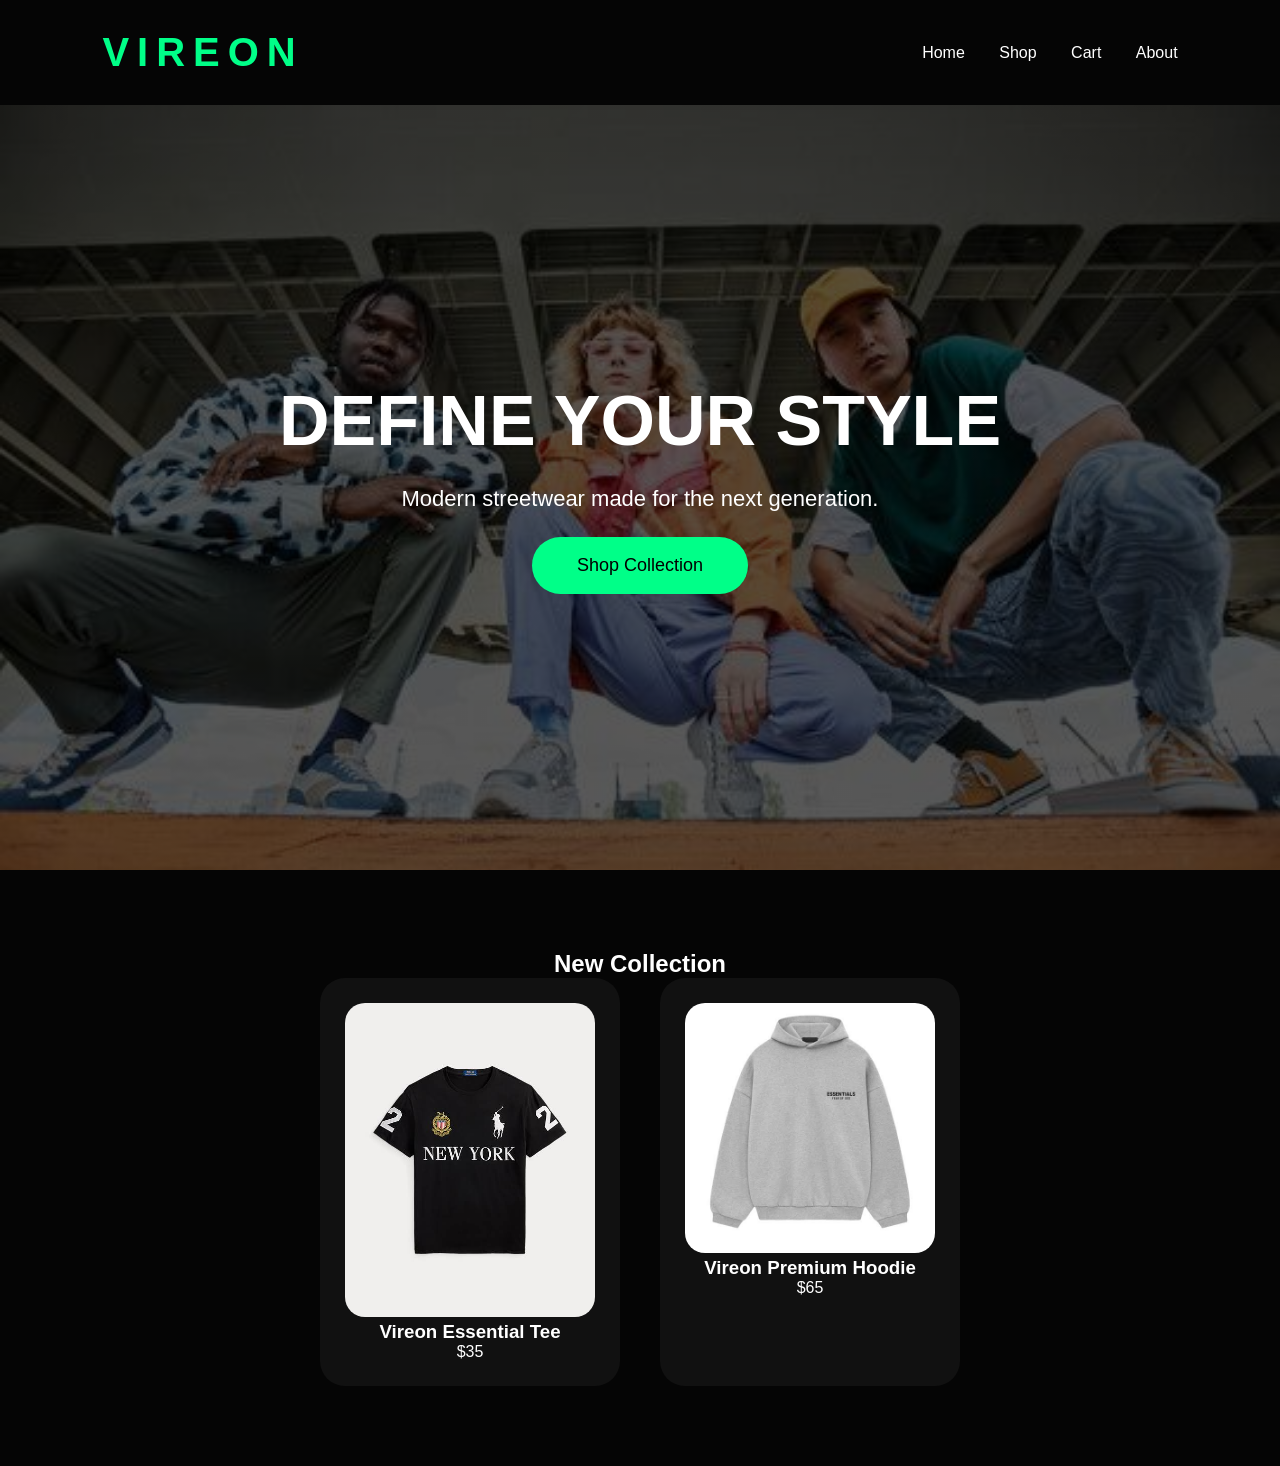
<file: Vireon/index.html>
<!DOCTYPE html>
<html lang="en">

<head>

<meta charset="UTF-8">
<meta name="viewport" content="width=device-width, initial-scale=1.0">

<title>Vireon | Premium Streetwear</title>

<link rel="stylesheet" href="style.css">

</head>


<body>


<header>

<h1 class="logo">
VIREON
</h1>


<nav>

<a href="index.html">Home</a>
<a href="shop.html">Shop</a>
<a href="cart.html">Cart</a>
<a href="#">About</a>

</nav>

</header>



<section class="hero">

<h2>
DEFINE YOUR STYLE
</h2>


<p>
Modern streetwear made for the next generation.
</p>


<a href="shop.html">

<button>
Shop Collection
</button>

</a>


</section>



<section class="products">

<h2>
New Collection
</h2>


<div class="product-container">


<div class="card">

<img src="images/shirt.jpg">

<h3>
Vireon Essential Tee
</h3>

<p>
$35
</p>

</div>



<div class="card">

<img src="images/hoodie.jpg">

<h3>
Vireon Premium Hoodie
</h3>

<p>
$65
</p>

</div>


</div>

</section>



<script src="script.js"></script>


</body>

</html>
</file>
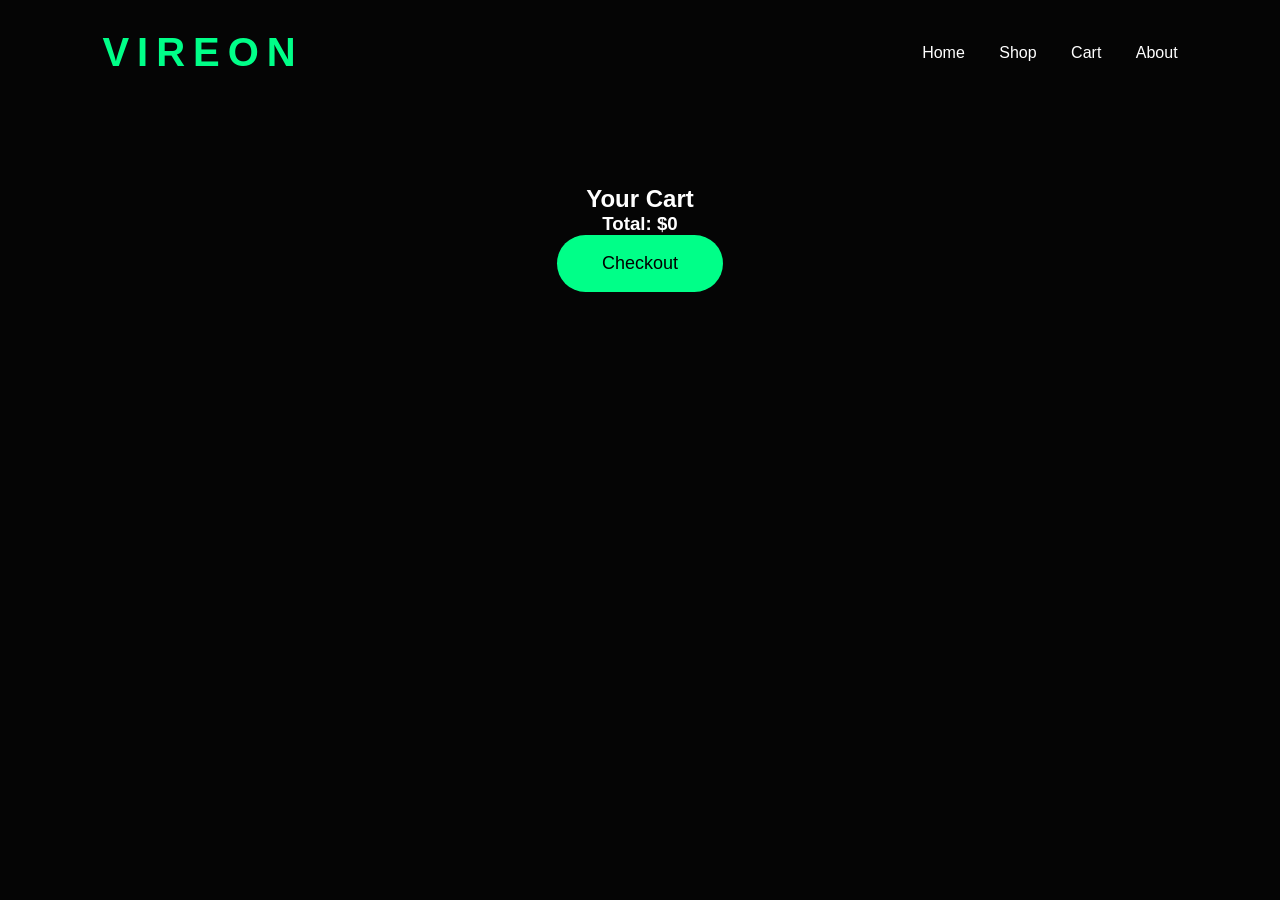
<file: Vireon/cart.html>
<!DOCTYPE html>
<html lang="en">

<head>

<meta charset="UTF-8">
<meta name="viewport" content="width=device-width, initial-scale=1.0">

<title>Vireon | Cart</title>

<link rel="stylesheet" href="style.css">

</head>


<body>


<header>

<h1 class="logo">
VIREON
</h1>


<nav>

<a href="index.html">Home</a>
<a href="shop.html">Shop</a>
<a href="cart.html">Cart</a>
<a href="#">About</a>

</nav>

</header>




<section class="cart">


<h2>
Your Cart
</h2>



<div id="cart-items">

</div>



<h3 id="total">
Total: $0
</h3>



<button>
Checkout
</button>



</section>




<script src="script.js"></script>


</body>

</html>
</file>
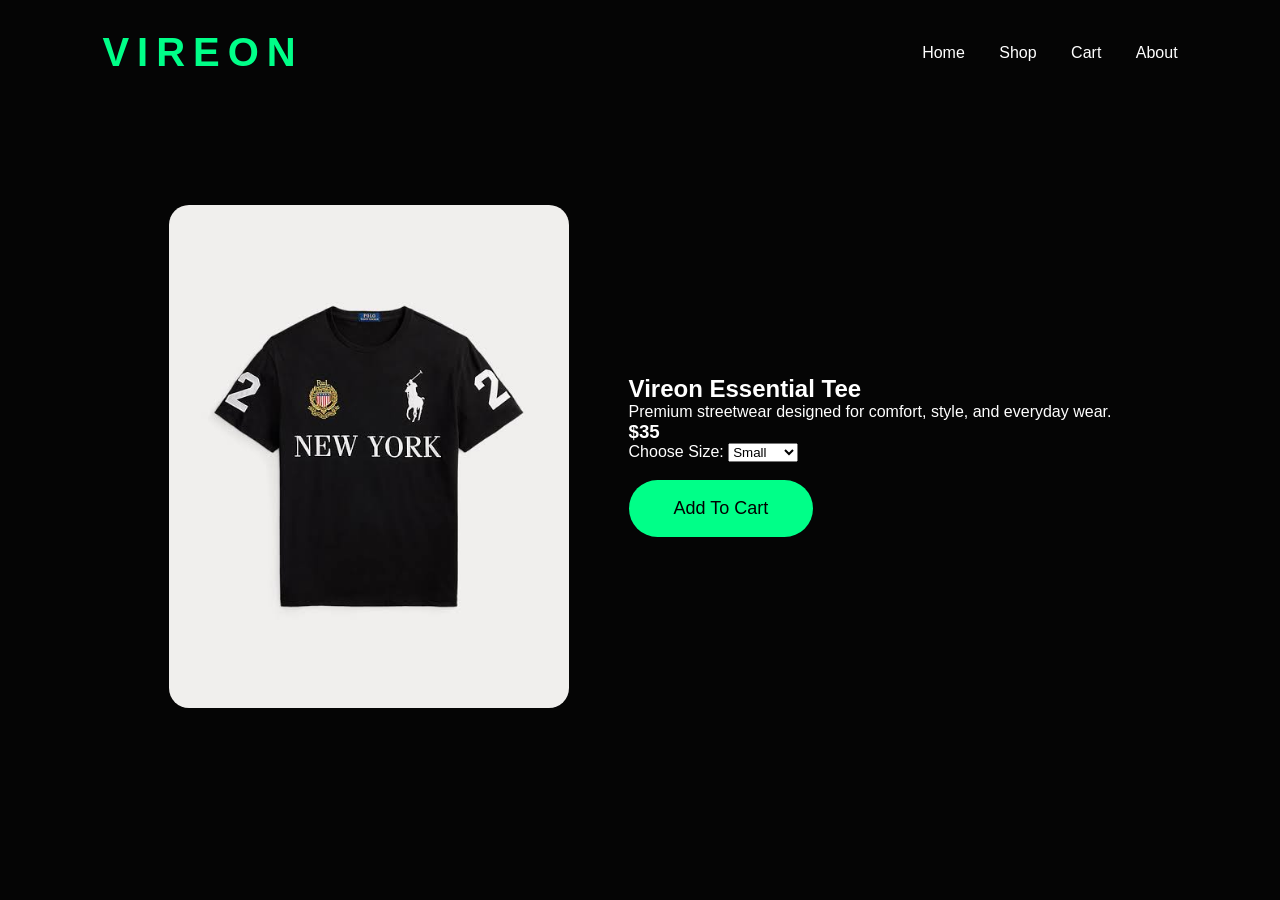
<file: Vireon/product.html>
<!DOCTYPE html>
<html lang="en">

<head>

<meta charset="UTF-8">
<meta name="viewport" content="width=device-width, initial-scale=1.0">

<title>Vireon | Product</title>

<link rel="stylesheet" href="style.css">

</head>


<body>


<header>

<h1 class="logo">
VIREON
</h1>


<nav>

<a href="index.html">Home</a>
<a href="shop.html">Shop</a>
<a href="cart.html">Cart</a>
<a href="#">About</a>

</nav>

</header>




<section class="product-page">


<img src="images/shirt.jpg">



<div class="product-info">


<h2>
Vireon Essential Tee
</h2>


<p>
Premium streetwear designed for comfort, style, and everyday wear.
</p>


<h3>
$35
</h3>


<label>
Choose Size:
</label>


<select>

<option>Small</option>
<option>Medium</option>
<option>Large</option>
<option>XL</option>

</select>


<br><br>



<button onclick="addToCart('Vireon Essential Tee',35)">
Add To Cart
</button>



</div>


</section>



<script src="script.js"></script>


</body>

</html>
</file>
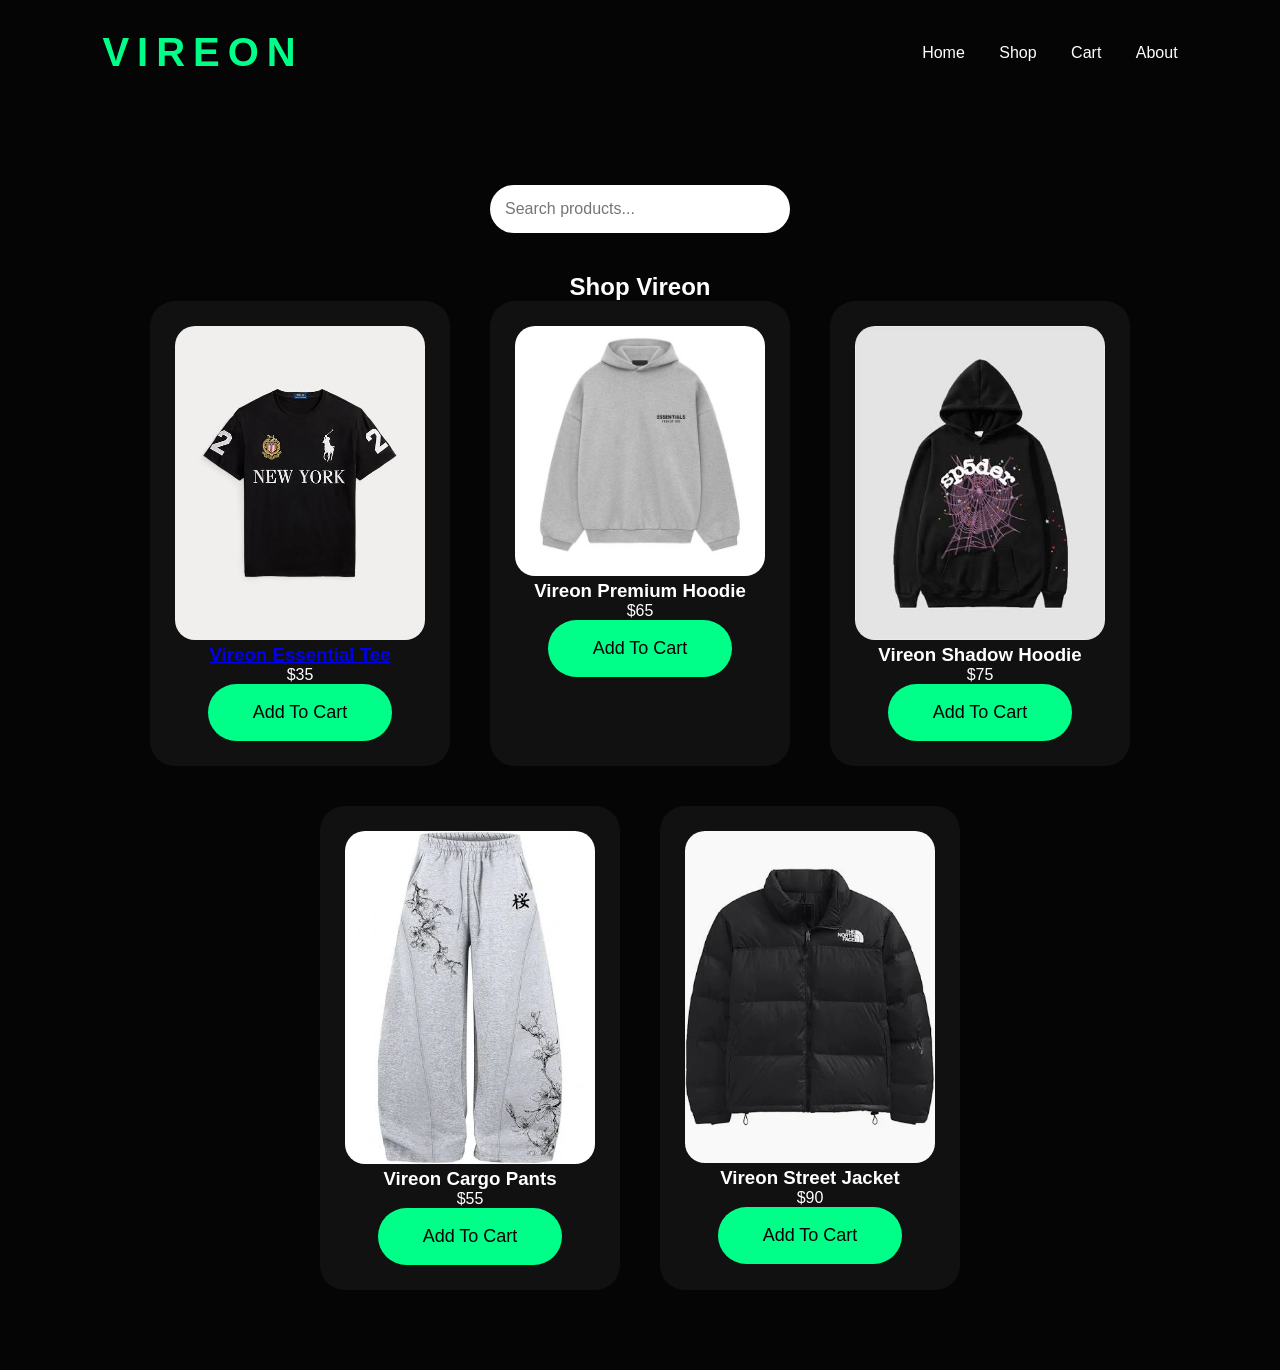
<file: Vireon/shop.html>
<!DOCTYPE html>
<html lang="en">

<head>

<meta charset="UTF-8">
<meta name="viewport" content="width=device-width, initial-scale=1.0">

<title>Vireon | Shop</title>

<link rel="stylesheet" href="style.css">

</head>


<body>


<header>

<h1 class="logo">
VIREON
</h1>


<nav>

<a href="index.html">Home</a>
<a href="shop.html">Shop</a>
<a href="cart.html">Cart</a>
<a href="#">About</a>

</nav>

</header>



<section class="shop">
<input 
type="text" 
id="search"
placeholder="Search products..."
onkeyup="searchProducts()">

<h2>
Shop Vireon
</h2>



<div class="product-container">



<div class="card shirt">


<img src="images/shirt.jpg">


<h3>
<a href="product.html">
Vireon Essential Tee
</a>
</h3>


<p>
$35
</p>


<button onclick="addToCart('Vireon Essential Tee',35)">
Add To Cart
</button>


</div>




<div class="card hoodie">


<img src="images/hoodie.jpg">


<h3>
Vireon Premium Hoodie
</h3>


<p>
$65
</p>


<button onclick="addToCart('Vireon Premium Hoodie',65)">
Add To Cart
</button>


</div>

<div class="card hoodie">

<img src="images/hoodie2.jpg">

<h3>
Vireon Shadow Hoodie
</h3>

<p>
$75
</p>


<button onclick="addToCart('Vireon Shadow Hoodie',75)">
Add To Cart
</button>

</div>




<div class="card pants">

<img src="images/pants.jpg">

<h3>
Vireon Cargo Pants
</h3>

<p>
$55
</p>


<button onclick="addToCart('Vireon Cargo Pants',55)">
Add To Cart
</button>

</div>




<div class="card jacket">

<img src="images/jacket.jpg">

<h3>
Vireon Street Jacket
</h3>

<p>
$90
</p>


<button onclick="addToCart('Vireon Street Jacket',90)">
Add To Cart
</button>

</div>

</div>


</section>



<script src="script.js"></script>


</body>

</html>
</file>
<file: Vireon/style.css>
*{
margin:0;
padding:0;
box-sizing:border-box;
}


body{
background:#050505;
color:white;
font-family:Arial, sans-serif;
}


header{
display:flex;
justify-content:space-between;
align-items:center;
padding:30px 8%;
}


.logo{
font-size:40px;
letter-spacing:8px;
color:#00ff88;
}


nav a{
color:white;
text-decoration:none;
margin-left:30px;
}


.hero{
height:85vh;
display:flex;
flex-direction:column;
justify-content:center;
align-items:center;
text-align:center;

background:
linear-gradient(
rgba(0,0,0,0.65),
rgba(0,0,0,0.65)
),
url("images/hero.jpg");

background-size:cover;
background-position:center;
}


.hero h2{
font-size:70px;
}


.hero p{
font-size:22px;
margin:25px;
}


button{
background:#00ff88;
color:black;
border:none;
padding:18px 45px;
border-radius:50px;
font-size:18px;
cursor:pointer;
}


button:hover{
background:white;
}


.products,
.shop,
.cart{
padding:80px 8%;
text-align:center;
}


.product-container{

display:flex;
justify-content:center;
gap:40px;
flex-wrap:wrap;

}


.card{
background:#111;
padding:25px;
border-radius:25px;
width:300px;
}


.card img{
width:100%;
border-radius:20px;
}


.product-page{
display:flex;
justify-content:center;
align-items:center;
gap:60px;
padding:100px 8%;
}


.product-page img{
width:400px;
border-radius:20px;
}


.cart-item{
background:#111;
padding:25px;
margin:20px auto;
max-width:400px;
border-radius:20px;
}


@media(max-width:768px){

header{
flex-direction:column;
gap:20px;
}

.hero h2{
font-size:40px;
}

.product-container{
flex-direction:column;
align-items:center;
}

.product-page{
flex-direction:column;
}

}

#search{

padding:15px;
width:300px;
border-radius:30px;
border:none;
margin-bottom:40px;
font-size:16px;

}
</file>
